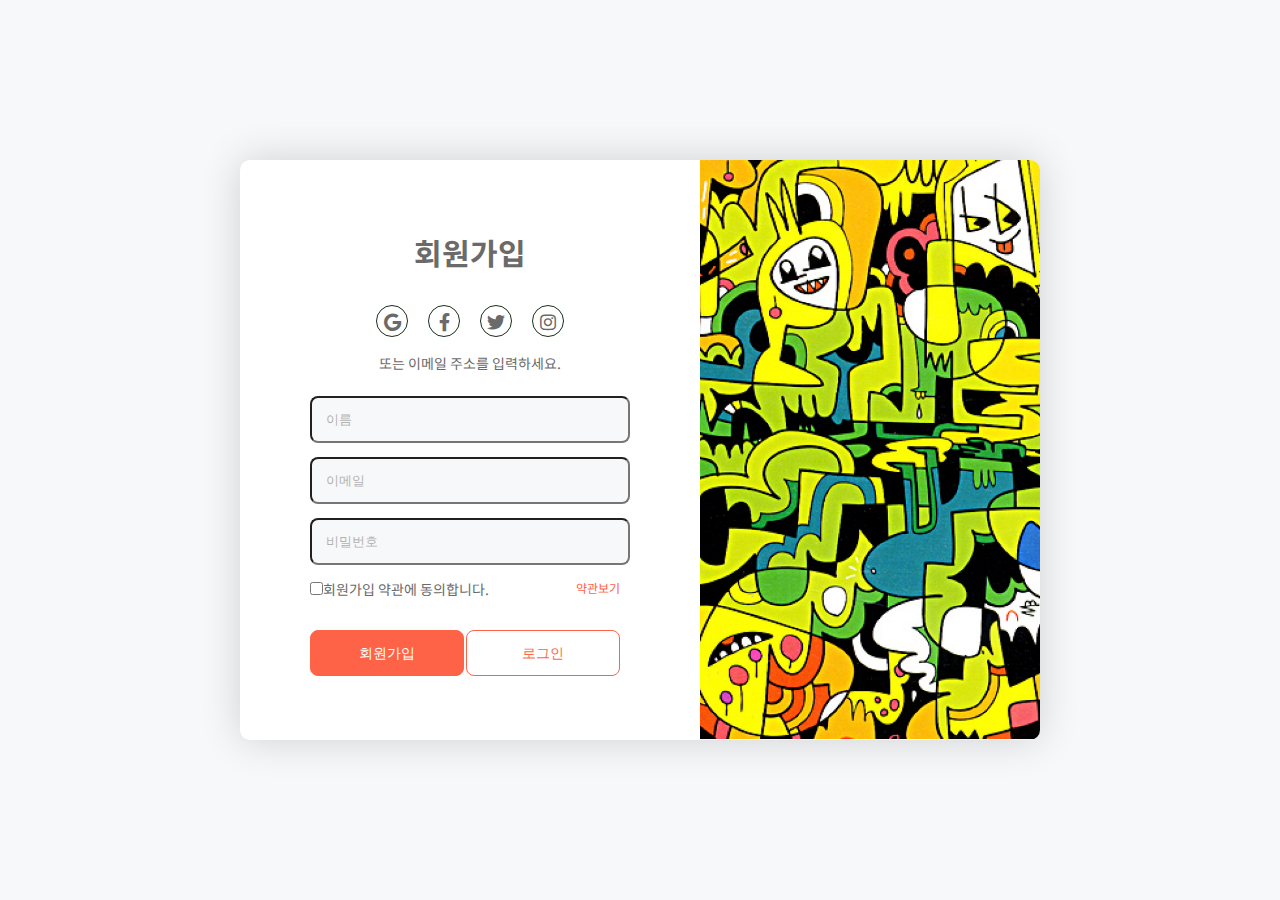
<file: index.html>
<!DOCTYPE html>
<html lang="en">

<head>
  <meta charset="UTF-8">
  <meta name="viewport" content="width=device-width, initial-scale=1.0">
  <title>Sign up</title>
  <link href="https://cdnjs.cloudflare.com/ajax/libs/font-awesome/5.13.0/css/all.min.css" rel="stylesheet">
  <!--CDN 링크 -->
  <link rel="stylesheet" href="./style.css">
</head>

<body>
  <div class="container">
    <div class="forms">
      <div class="form">
        <h2>회원가입</h2>
        <div class="social-btns">
          <a href="#"><i class="fab fa-google"></i></a>
          <a href="#"><i class="fab fa-facebook-f"></i></a>
          <a href="#"><i class="fab fa-twitter"></i></a>
          <a href="#"><i class="fab fa-instagram"></i></a>
        </div>
        <p>또는 이메일 주소를 입력하세요.</p>
        <form>
          <input class='input' type="text" placeholder="이름">
          <input class='input' type="email" placeholder="이메일">
          <input class='input' type="password" placeholder="비밀번호">
          <div class="check">
            <label>
              <input type="checkbox">회원가입 약관에 동의합니다.
            </label>
            <a href="#">약관보기</a>
          </div>
          <div class="btns">
            <button class="btn">회원가입</button>
            <button class="btn btn-line">로그인</button>
          </div>
        </form>
      </div>
      <!-- <div class="photo">이미지</div> -->
      <div class="photo"></div>
    </div>
</body>

</html>
</file>
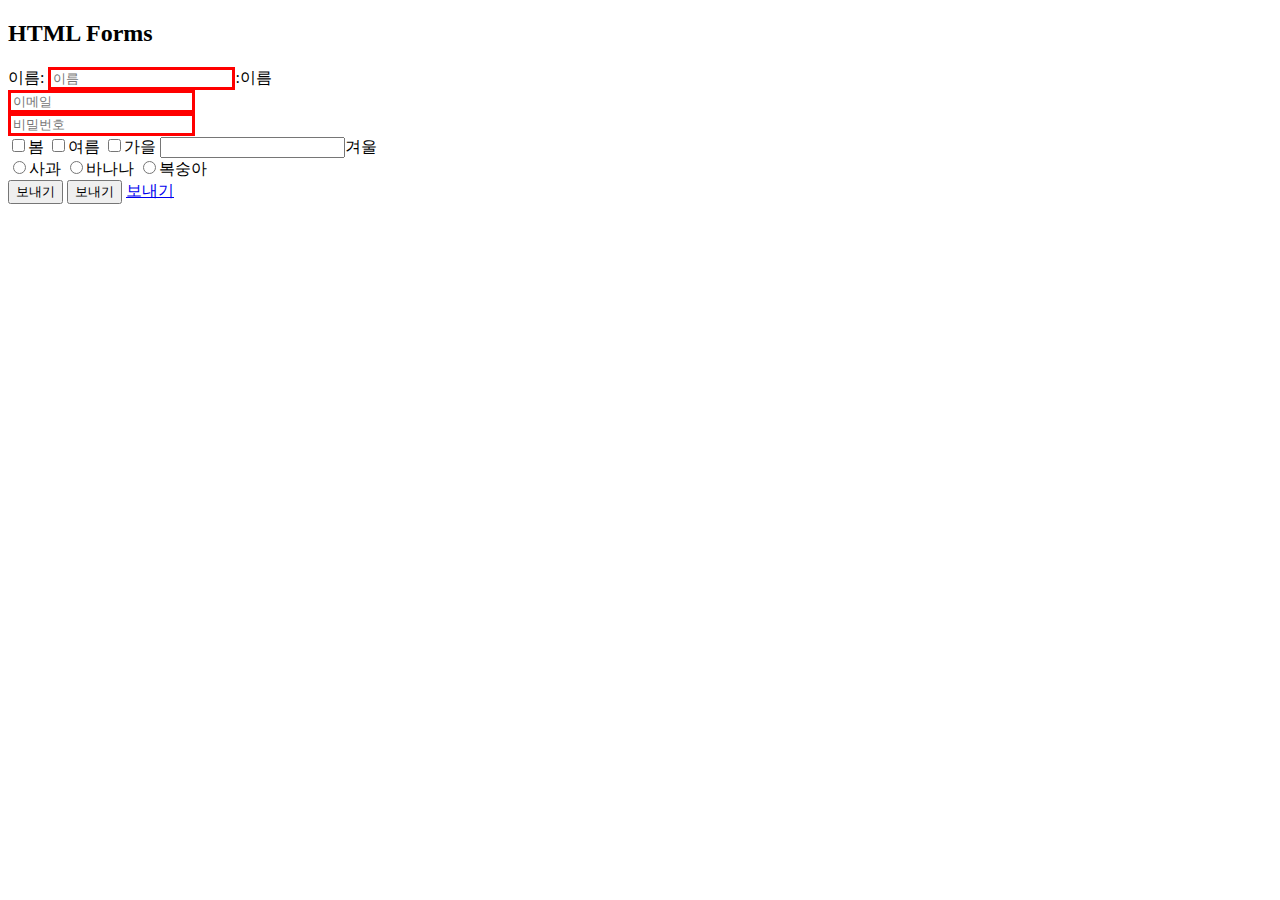
<file: form.html>
<!DOCTYPE html>
<html lang="en">

<head>
  <meta charset="UTF-8" />
  <meta name="viewport" content="width=device-width, initial-scale=1.0" />
  <title>Form</title>
  <style>
    /* input {
      border: 3px solid red;
    } */
    input[type='text'] {
      border: 3px solid red;
    }
  </style>
</head>

<body>
  <h2>HTML Forms</h2>
  <form>
    <!-- <label for=""></label> -->
    이름: <input type="text" placeholder="이름" />:이름<br>

    <input type="text" placeholder="이메일" /><br>
    <input type="text" placeholder="비밀번호" /><br>

    <div>
      <label><input type="checkbox" name="" />봄</label>
      <label><input type="checkbox" name="" />여름</label>
      <label><input type="checkbox" name="" />가을</label>
      <label><input type="check box" name="" />겨울</label>
    </div>

    <div>
      <label for="apple">
        <input type="radio" name="fruit" id="apple">사과</label>

      <label><input type="radio" name="" id="">바나나</label>
      <label><input type="radio" name="" id="">복숭아</label>

    </div>
    <input type="submit" value="보내기">
    <button type="submit">보내기</button>
    <a href="#">보내기</a>
  </form>

</body>

</html>
</file>
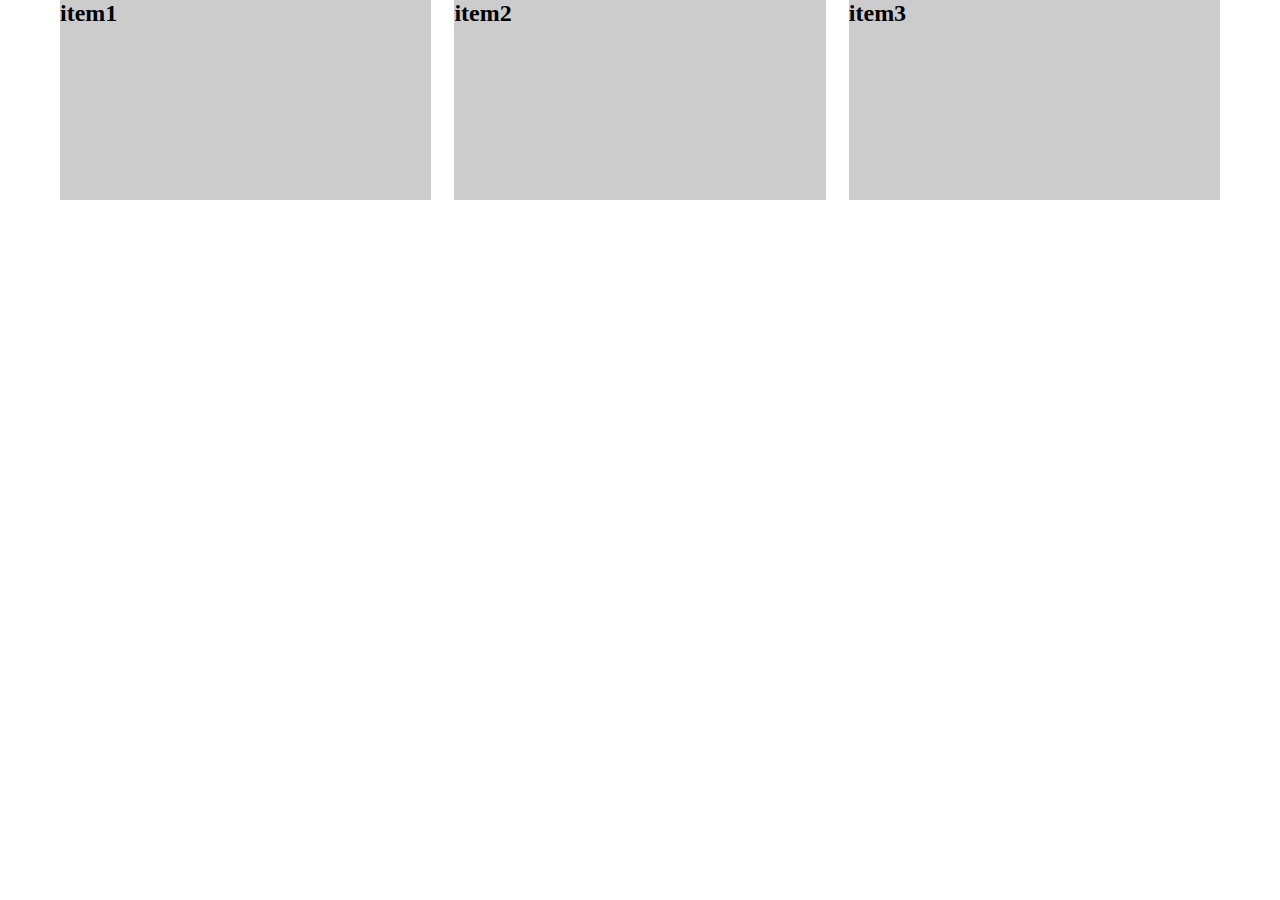
<file: index2.html>
<!DOCTYPE html>
<html lang="en">

<head>
  <meta charset="UTF-8">
  <meta name="viewport" content="width=device-width, initial-scale=1.0">
  <title>responsive</title>
  <!-- <link rel="stylesheet" href="./style2.css"> -->
  <!-- <link rel="stylesheet" href="./style2.flex.css"> -->
  <link rel="stylesheet" href="./style2_win.css">
</head>

<body>
  <div class="container">
    <div class="items">
      <div class="item">
        <h2>item1</h2>
      </div>
      <div class="item">
        <h2>item2</h2>
      </div>
      <div class="item">
        <h2>item3</h2>
      </div>
    </div>
  </div>
</body>

</html>
</file>
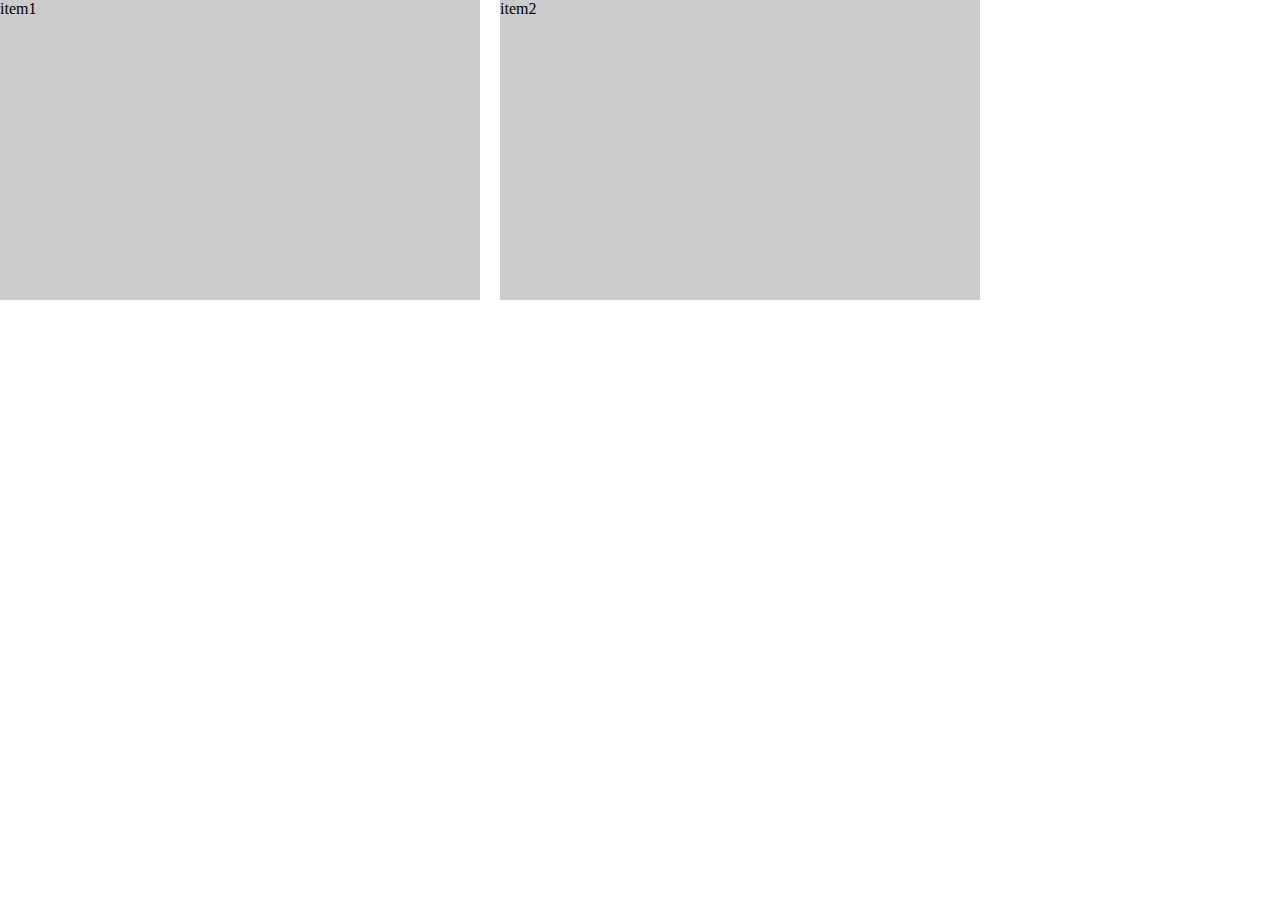
<file: responsive.html>
<!DOCTYPE html>
<html lang="en">

<head>
  <meta charset="UTF-8">
  <meta name="viewport" content="width=device-width, initial-scale=1.0">
  <title>Responsive</title>
  <link rel="stylesheet" href="./responsive.css">
</head>

<body>
  <div class="container">
    <div class="items">
      <div class="item">item1</div>
      <div class="item">item2</div>
    </div>
  </div>
</body>

</html>
</file>
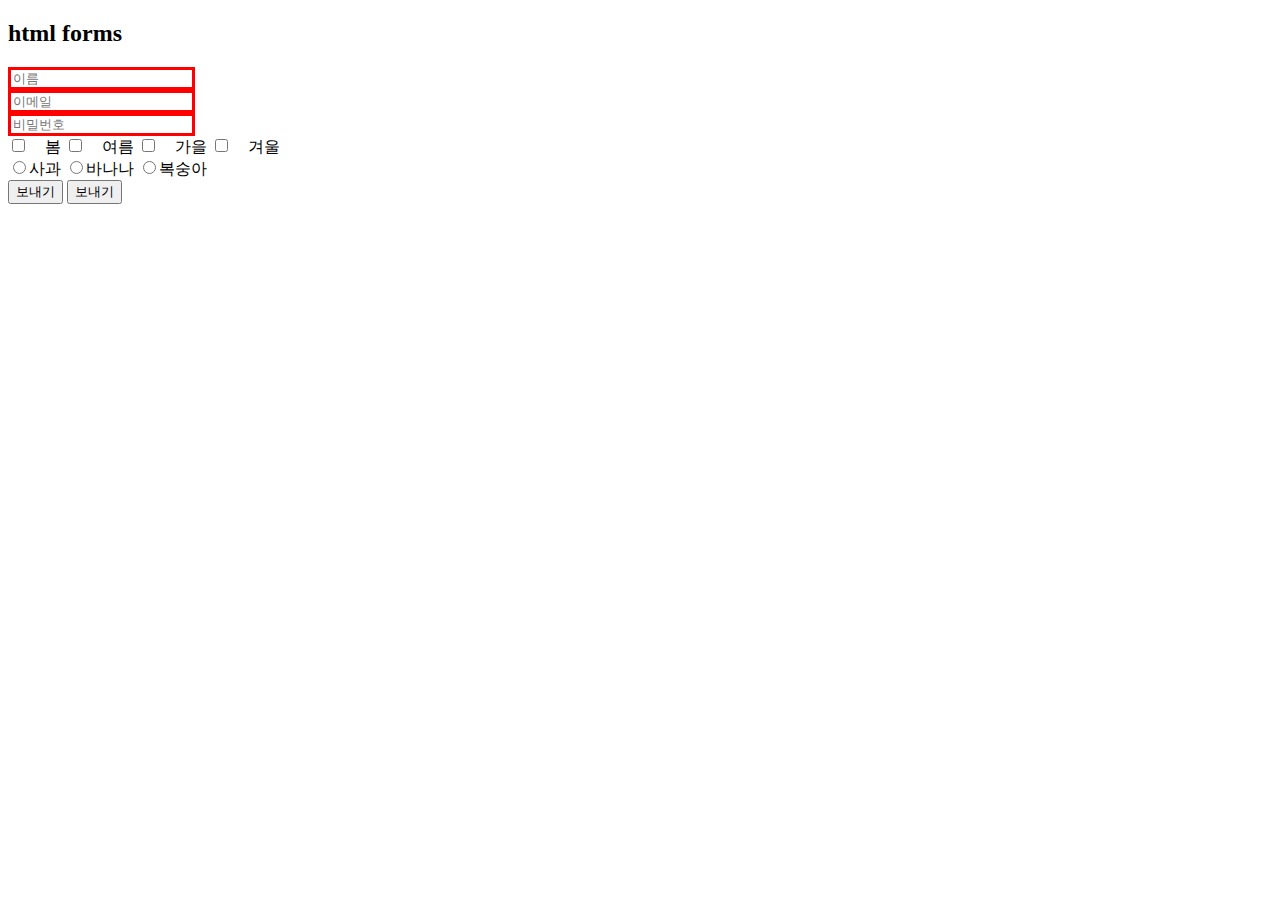
<file: test.html>
<!DOCTYPE html>
<html lang="ko">

<head>
  <meta charset="UTF-8" />
  <meta name="viewport" content="width=device-width, initial-scale=1.0" />
  <title>form</title>
  <style>
    input[type='text'] {
      border: 3px solid red;
    }

    input[type='checkbox'] {
      margin-right: 20px;
    }
  </style>
</head>

<body>
  <h2>html forms</h2>
  <form>
    <input type="text" placeholder="이름" /><br />
    <input type="text" placeholder="이메일" /><br />
    <input type="text" placeholder="비밀번호" /><br />

    <div>
      <label><input type="checkbox" name="" />봄</label>
      <label><input type="checkbox" name="" />여름</label>
      <label><input type="checkbox" name="" />가을</label>
      <label><input type="checkbox" name="" />겨울</label>
    </div>

    <div>
      <label for="apple">
        <input type="radio" id="apple" name="fruit" value="사과" />사과
      </label>
      <label for="banana">
        <input type="radio" id="banana" name="fruit" value="바나나" />바나나
      </label>
      <label for="peach">
        <input type="radio" id="peach" name="fruit" value="복숭아" />복숭아
      </label>
    </div>

    <input type="submit" value="보내기" />
    <button type="submit">보내기</button>
  </form>
</body>

</html>
</file>
<file: style.css>
@import url('https://fonts.googleapis.com/css2?family=Noto+Sans+KR:wght@400;700&display=swap');

* {
  margin: 0;
  padding: 0;
  box-sizing: border-box;
}

a {
  text-decoration: none;
  color: inherit;
}

body {
  font-family: 'Noto Sans KR', sans-serif;
  background: #f7f8f9;
  font-size: 14px;
  color: #6a6a6a;
  line-height: 1.5;
}

.container {
  overflow: hidden;
}

.forms {
  position: absolute;
  /* 플렉스는 자식요소 모두가 영향을 받기 때문에 앱솔루트 사용 */
  width: 800px;
  height: 580px;
  background: #fff;
  top: 50%;
  left: 50%;
  transform: translate(-50%, -50%);
  border-radius: 10px;
  box-shadow: 0px 0px 40px rgba(0, 0, 0, 0.16);
}

.form {
  width: 460px;
  height: 580px;
  float: left;
  padding: 0 70px;
  text-align: center;
}

/* .form .social-btns::before {
  content: ;
  display: block;
  clear: both;

} */

.form .social-btns a {
  border: 1px solid #1a2e1a;
  width: 32px;
  height: 32px;
  display: inline-block;
  float: left;
  font-size: 18px;
  line-height: 30px;
  border-radius: 50%;
  margin: 0 10px;
  transition: color 0.3s, background-color: 0.3s;
}

.form .social-btns a:hover {
  background-color: #1a2e1a;
  color: #fff;
}



.form .social-btns {
  display: flex;
  align-items: center;
  justify-content: center;
  /* margin-top: 30px;
  margin-bottom: 16px; */
  margin: 30px 0 16px;
}

.form h2 {
  color: ;
  font-size: 30px;
  font-weight: 700;
  margin-top: 70px;
}

.form p {
  margin-bottom: 22px;
}

/* input[type='text'] {
  width: 100%;
  padding: 8px;
} */
.input {
  width: 100%;
  padding: 14px;
  margin-bottom: 14px;
  border-radius: 8px;
  border: 1px color: #cdcdcd;
  outline: none;
  background: #F7F8F9;
  color: #6a6a6a;
  transition: background-color 0.3s;
}

.input:focus {
  background-color: #fff;
  box-shadow: 0 2px 4px rgba(0, 0, 0, 0.12);
}

.input:focus::placeholder {
  color: transparent;
  transition: color 0.3s;

}

input::placeholder {
  color: #b2b2b2;
  align-items: center;
}

.check {
  display: flex;
  margin-right: 10px;
  justify-content: space-between;
  margin-bottom: 30px;
}

.check a {
  font-size: 12px;
  color: tomato;
}

.check input[type='checkbox'] {}

.photo {
  width: 340px;
  height: 580px;
  background: pink;
  float: right;
  border-radius: 0 10px 10px 0;
  background: url(./images/Untitled-2.png);
  no-repeat;
  background-position: center;
  background-size: cover;
}

.btns {
  display: flex;
  margin-right: 10px;
  justify-content: space-between;
  margin-bottom: 30px;
}

.btn {
  width: 154px;
  height: 46px;
  border: 1px solid tomato;
  border-radius: 8px;
  background: tomato;
  color: #fff;
  font-size: 14px;
  line-height: 44px;
  cursor: pointer;
}

.btn-line {
  border: 1 solid tomato;
  background: transparent;
  color: tomato;
}
</file>
<file: style2.css>
* {
  margin: 0;
  padding: 0;
  box-sizing: border-box;
}

.items {
  width: 98%;
  max-width: 1160px;
  /* min-width: 320px; */
  /* 320보다 작아지지 않는다 */
  margin: 0 auto;
  overflow: hidden;
}

.item {
  background-color: #ccc;
  height: 300px;
  width: 32%;
  float: left;
  margin-right: 2%;
  margin-bottom: 16px;
}

.item:last-child {
  margin-right: 0;
}

@media (max-width:960px) {

  .item {
    width: 49%;
  }

  .item:nth-child(2) {
    margin-right: 0;
  }
}

@media (max-width:680px) {

  .item {
    width: 100%;
    margin-right: 0;
  }

  .item:nth-child(2) {
    margin-right: 0;
  }
}
</file>
<file: style2_win.css>
* {
  margin: 0;
  padding: 0;
  box-sizing: border-box;
}

.items {
  width: 98%;
  max-width: 1160px;
  /* min-width: 320px; */
  /* 320보다 작아지지 않는다 */
  margin: 0 auto;
  overflow: hidden;
  display: flex;
  justify-content: space-between;
  flex-wrap: wrap;
}

.item {
  background-color: #ccc;
  height: 200px;
  width: 100%;
  margin-bottom: 16px;
}

@media (min-width:680px) {
  .item {
    width: 49%;
  }
}



@media (min-width:980px) {
  .item {
    width: 32%;
  }
}
</file>
<file: responsive.css>
* {
  margin: 0;
  padding: 0;
  box-sizing: border-box;

}

/* .container {
  width: 1000px;
  margin: 0;
} */

.items {
  width: 90%
    /* margin: 0 auto; */
   /* max-width: 1000px; */
  margin: 0 auto;
  max-width: 1000px;
}

.item {
  width: 48%;
  height: 300px;
  background-color: #ccc;
  float: left;
  margin-right: 2%;
}

.item:last-child {
  margin-right: 0;
}

/* responsive design */
@media (max-width: 800px) {

.item {
  width: 100%;
  float: initial;
  margin-right: 0;
  margin-bottom: 20px;
}
}
</file>
